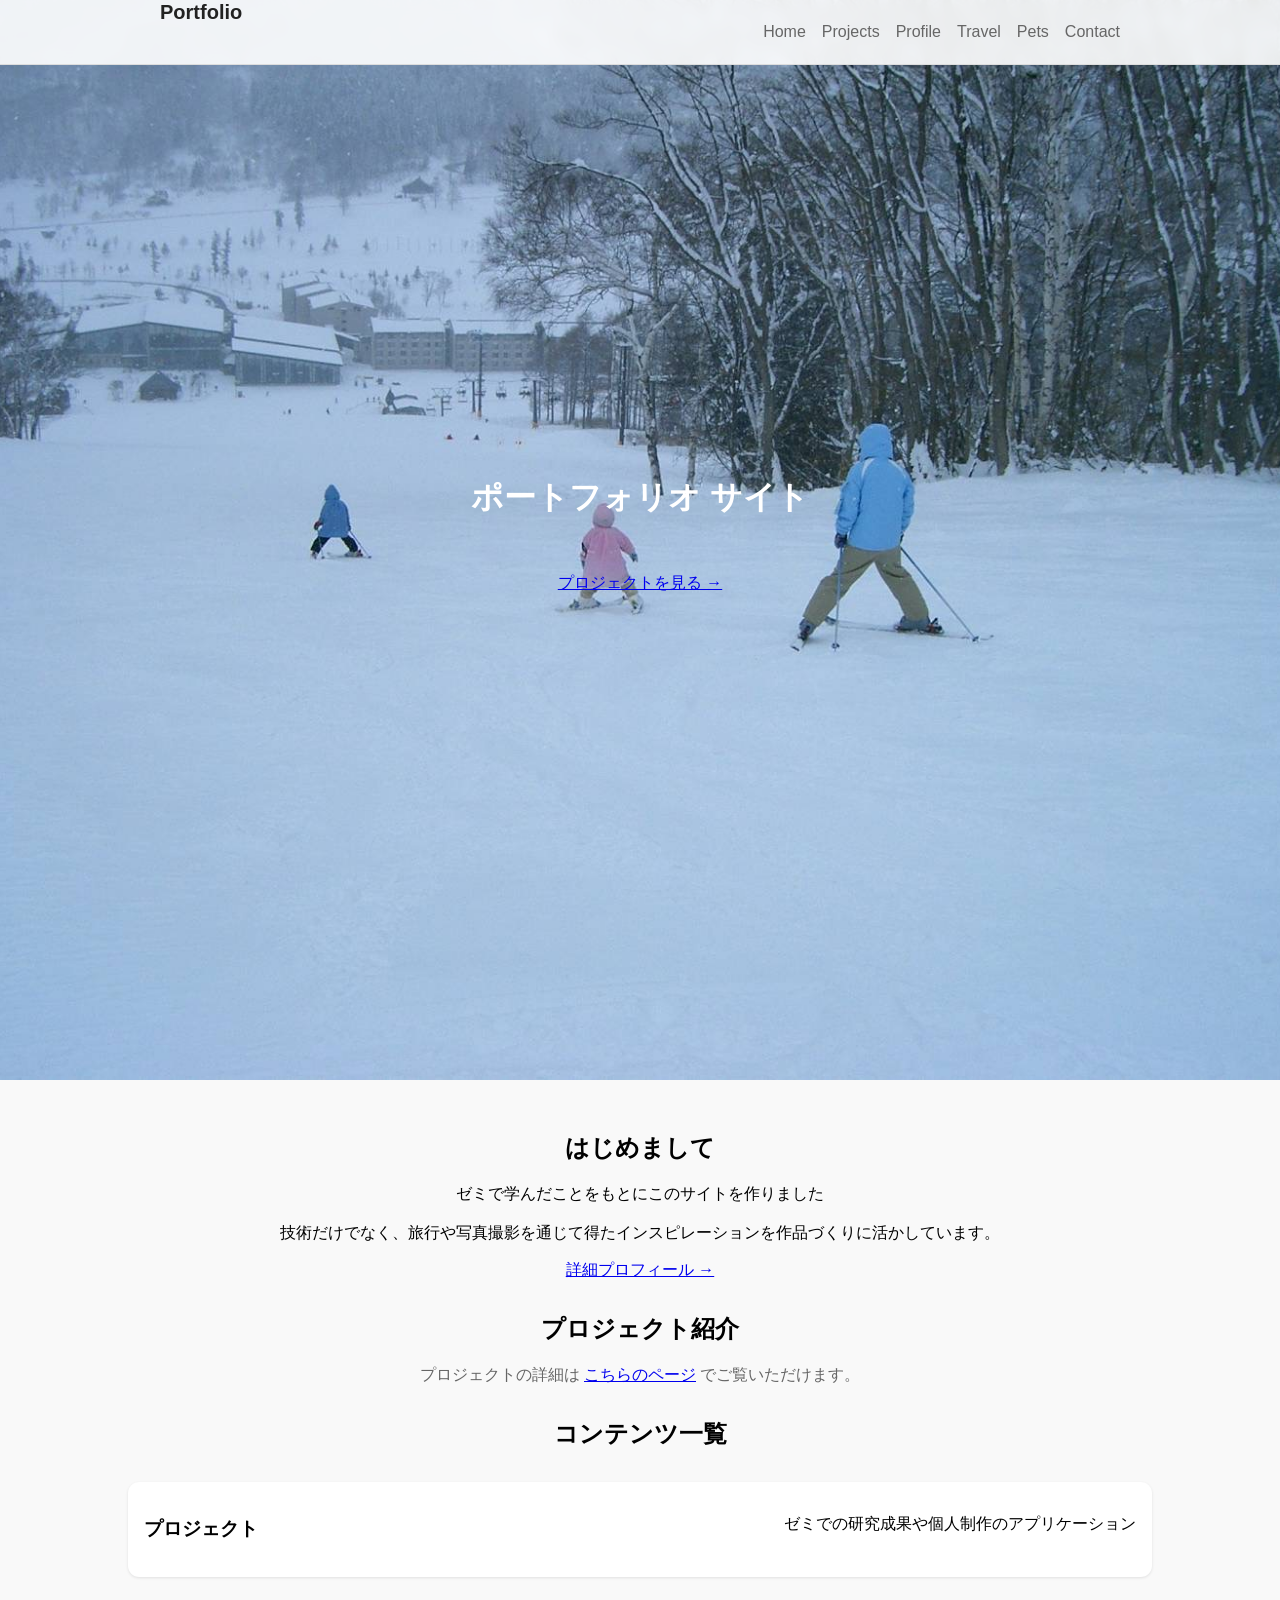
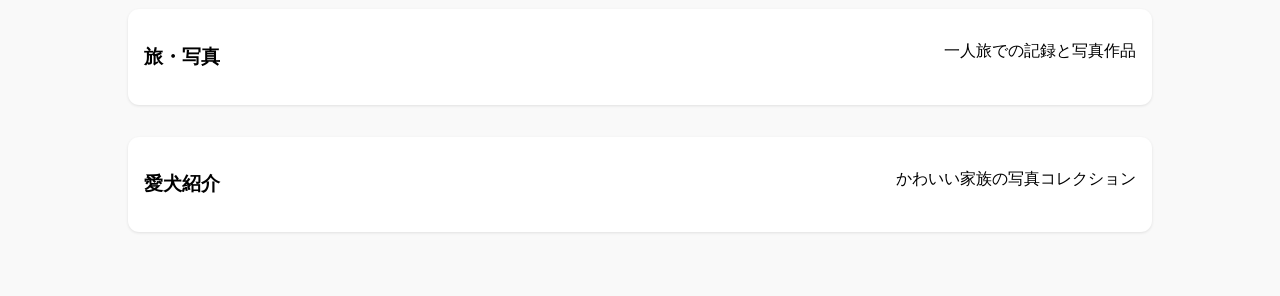
<file: index.html>
<!DOCTYPE html>
<html lang="ja">
<head>
  <meta charset="UTF-8" />
  <meta name="viewport" content="width=device-width, initial-scale=1.0" />
  <title>Home</title>
  <link rel="stylesheet" href="style.css" />
</head>
<body>
  <nav class="navbar">
    <div class="container">
      <a href="index.html" class="logo">Portfolio</a>
      <ul class="nav-links">
        <li><a href="index.html" class="active">Home</a></li>
        <li><a href="project.html">Projects</a></li>
        <li><a href="#">Profile</a></li>
        <li><a href="travel.html">Travel</a></li>
        <li><a href="pets.html">Pets</a></li>
        <li><a href="#">Contact</a></li>
      </ul>
    </div>
  </nav>

  <header class="hero">
    <div class="hero-overlay">
      <h1><span class="highlight">ポートフォリオ サイト</span></h1>
      <a href="project.html" class="button">プロジェクトを見る →</a>
    </div>
  </header>

  <main class="content" style="max-width: 1024px; margin: auto; padding: 2rem 1rem;">
    <section class="intro-section">
      <div class="intro-text">
        <h2>はじめまして</h2>
        <p>
          ゼミで学んだことをもとにこのサイトを作りました<br><br>
          技術だけでなく、旅行や写真撮影を通じて得たインスピレーションを作品づくりに活かしています。
        </p>
        <a href="#" class="button">詳細プロフィール →</a>
      </div>
    </section>

    <section class="projects-preview" style="margin: 2rem 0; text-align:center;">
      <h2>プロジェクト紹介</h2>
      <p class="section-lead">プロジェクトの詳細は <a href="project.html">こちらのページ</a> でご覧いただけます。</p>
    </section>

    <section>
      <h2 style="text-align: center; margin-bottom: 1rem;">コンテンツ一覧</h2>
      <div class="cards-3col">
        <div class="card">
          <h3>プロジェクト</h3>
          <p>ゼミでの研究成果や個人制作のアプリケーション</p>
        </div>
        <div class="card">
          <h3>旅・写真</h3>
          <p>一人旅での記録と写真作品</p>
        </div>
        <div class="card">
          <h3>愛犬紹介</h3>
          <p>かわいい家族の写真コレクション</p>
        </div>
      </div>
    </section>
  </main>
</body>
</html>
</file>
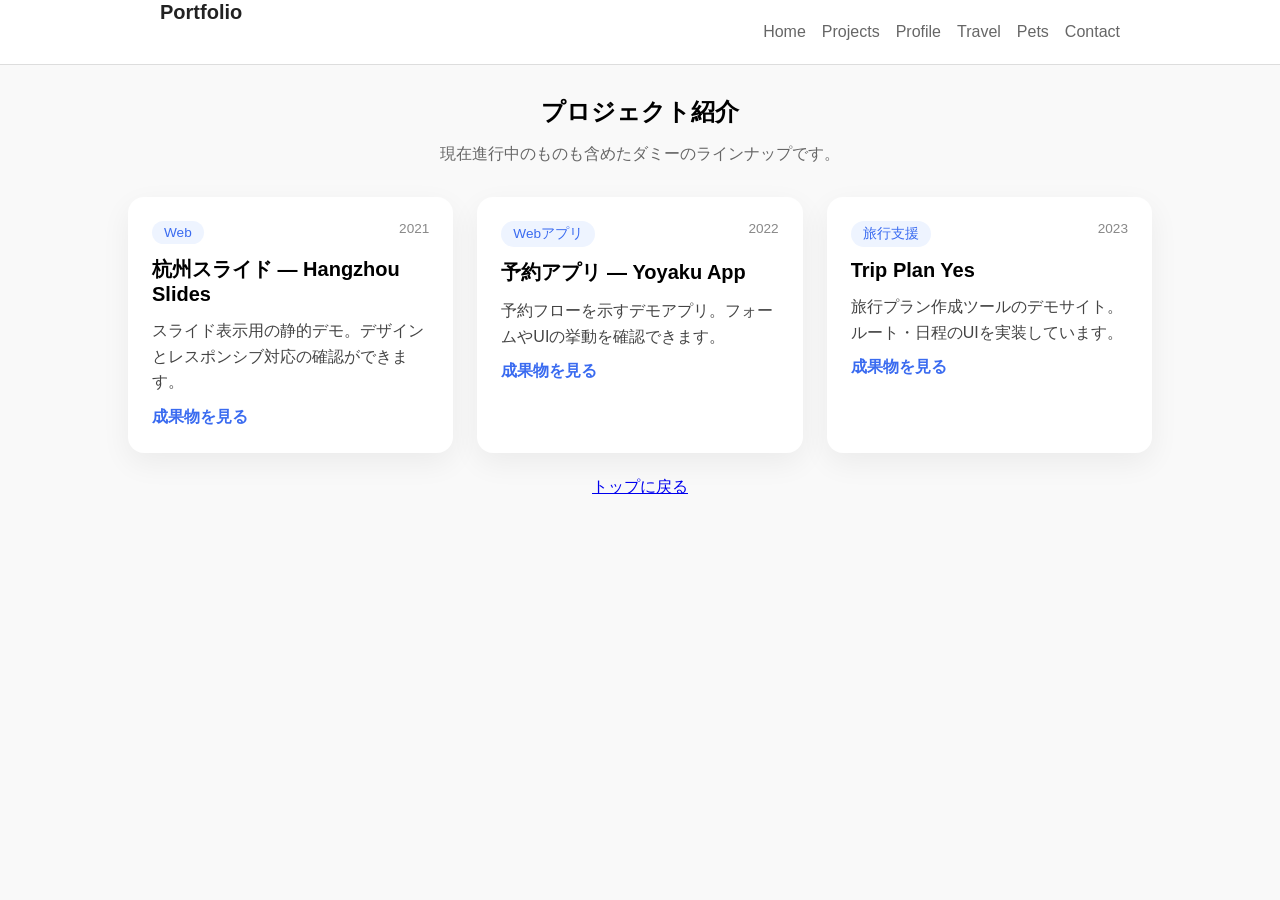
<file: project.html>
<!DOCTYPE html>
<html lang="ja">
<head>
  <meta charset="UTF-8" />
  <meta name="viewport" content="width=device-width, initial-scale=1.0" />
  <title>Projects</title>
  <link rel="stylesheet" href="style.css" />
</head>
<body>
  <nav class="navbar">
    <div class="container">
      <a href="index.html" class="logo">Portfolio</a>
      <ul class="nav-links">
        <li><a href="index.html">Home</a></li>
        <li><a href="project.html" class="active">Projects</a></li>
        <li><a href="#">Profile</a></li>
        <li><a href="travel.html">Travel</a></li>
        <li><a href="pets.html">Pets</a></li>
        <li><a href="#">Contact</a></li>
      </ul>
    </div>
  </nav>

  <main class="content" style="max-width: 1024px; margin: auto; padding: 2rem 1rem;">
    <section id="projects" class="projects-section">
      <h2>プロジェクト紹介</h2>
      <p class="section-lead">現在進行中のものも含めたダミーのラインナップです。</p>
      <div class="projects-grid">
        <article class="project-card">
          <div class="project-meta">
            <span class="project-tag">Web</span>
            <span class="project-year">2021</span>
          </div>
          <h3 class="project-title">杭州スライド — Hangzhou Slides</h3>
          <p class="project-description">
            スライド表示用の静的デモ。デザインとレスポンシブ対応の確認ができます。
          </p>
          <a href="https://okc33.github.io/hangzhou_slides/" class="project-link" target="_blank" rel="noopener">成果物を見る</a>
        </article>

        <article class="project-card">
          <div class="project-meta">
            <span class="project-tag">Webアプリ</span>
            <span class="project-year">2022</span>
          </div>
          <h3 class="project-title">予約アプリ — Yoyaku App</h3>
          <p class="project-description">
            予約フローを示すデモアプリ。フォームやUIの挙動を確認できます。
          </p>
          <a href="https://okc33.github.io/yoyaku_apuri/" class="project-link" target="_blank" rel="noopener">成果物を見る</a>
        </article>

        <article class="project-card">
          <div class="project-meta">
            <span class="project-tag">旅行支援</span>
            <span class="project-year">2023</span>
          </div>
          <h3 class="project-title">Trip Plan Yes</h3>
          <p class="project-description">
            旅行プラン作成ツールのデモサイト。ルート・日程のUIを実装しています。
          </p>
          <a href="https://trip-plan-yes.netlify.app/" class="project-link" target="_blank" rel="noopener">成果物を見る</a>
        </article>
      </div>
      <p style="text-align:center; margin-top:1.5rem;">
        <a href="index.html" class="button">トップに戻る</a>
      </p>
    </section>
  </main>
</body>
</html>
</file>
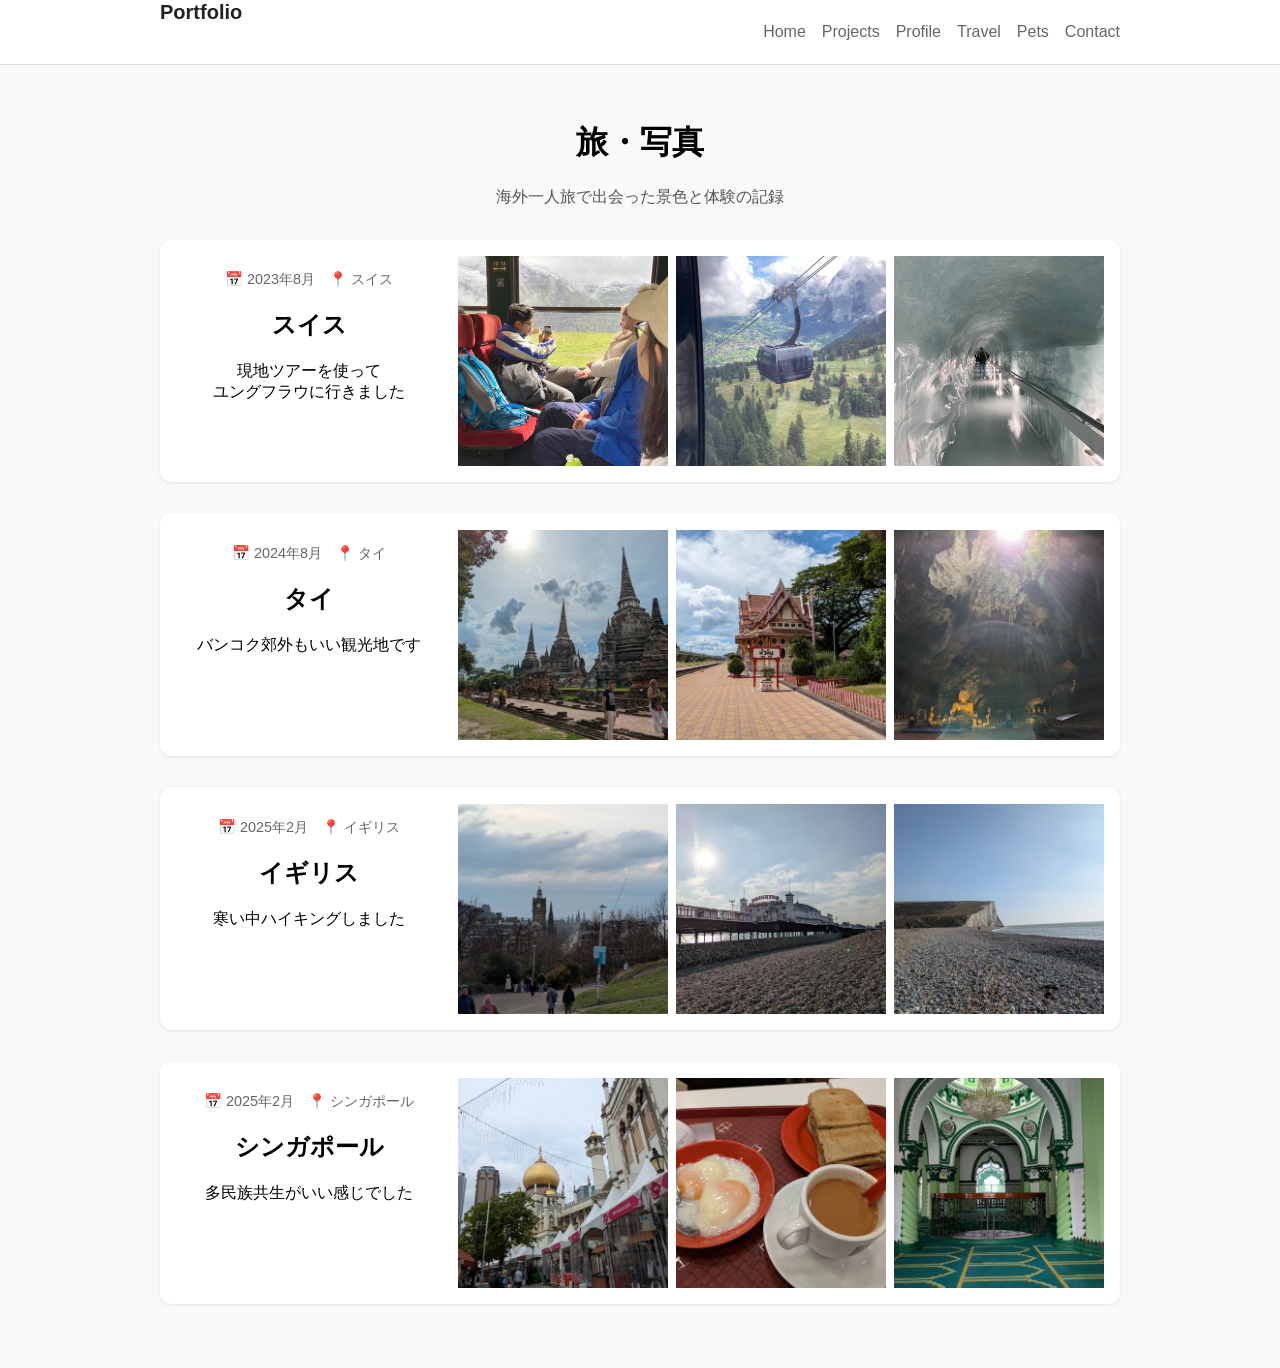
<file: travel.html>
<!DOCTYPE html>
<html lang="ja">
<head>
  <meta charset="UTF-8" />
  <meta name="viewport" content="width=device-width, initial-scale=1.0" />
  <title>旅・写真</title>
  <link rel="stylesheet" href="style.css" />
</head>
<body>
  <nav class="navbar">
    <div class="container">
      <a href="index.html" class="logo">Portfolio</a>
      <ul class="nav-links">
        <li><a href="index.html">Home</a></li>
        <li><a href="#">Projects</a></li>
        <li><a href="#">Profile</a></li>
        <li><a href="travel.html" class="active">Travel</a></li>
        <li><a href="pets.html">Pets</a></li>
        <li><a href="#">Contact</a></li>
      </ul>
    </div>
  </nav>

  <main class="content" style="padding: 100px 1rem 2rem; max-width: 960px; margin: auto;">
    <h1 style="font-size: 2rem; font-weight: bold; text-align: center;">旅・写真</h1>
    <p style="text-align: center; color: #555;">海外一人旅で出会った景色と体験の記録</p>

    <div class="card">
      <div class="card-text">
        <p style="font-size: 0.9rem; color: #666;">📅 2023年8月　📍 スイス</p>
        <h2>スイス</h2>
        <p>現地ツアーを使って
          <br>ユングフラウに行きました</p>
      </div>
      <div class="card-images">
        <img src="pictures/sw1.jpg" />
        <img src="pictures/sw2.jpg" />
        <img src="pictures/sw3.jpg" />
      </div>
    </div>

    <div class="card">
      <div class="card-text">
        <p style="font-size: 0.9rem; color: #666;">📅 2024年8月　📍 タイ</p>
        <h2>タイ</h2>
        <p>バンコク郊外もいい観光地です</p>
      </div>
      <div class="card-images">
        <img src="pictures/ta1.jpg" />
        <img src="pictures/ta2.jpg" />
        <img src="pictures/ta3.jpg" />
      </div>
    </div>

    <div class="card">
      <div class="card-text">
        <p style="font-size: 0.9rem; color: #666;">📅 2025年2月　📍 イギリス</p>
        <h2>イギリス</h2>
        <p>寒い中ハイキングしました</p>
      </div>
      <div class="card-images">
        <img src="pictures/uk1.jpg" />
        <img src="pictures/uk2.jpg" />
        <img src="pictures/uk3.jpg" />
      </div>
    </div>

    <div class="card">
      <div class="card-text">
        <p style="font-size: 0.9rem; color: #666;">📅 2025年2月　📍 シンガポール</p>
        <h2>シンガポール</h2>
        <p>多民族共生がいい感じでした</p>
      </div>
      <div class="card-images">
        <img src="pictures/si1.jpg" />
        <img src="pictures/si2.jpg" />
        <img src="pictures/si3.jpg" />
      </div>
    </div>

  </main>
</body>
</html>
</file>
<file: style.css>
body {
  margin: 0;
  font-family: 'Segoe UI', sans-serif;
  background-color: #f9f9f9;
}

.navbar {
  position: fixed;
  top: 0;
  width: 100%;
  background: rgba(255, 255, 255, 0.9);
  border-bottom: 1px solid #ddd;
  backdrop-filter: blur(6px);
  z-index: 1000;
}

.container {
  max-width: 960px;
  margin: 0 auto;
  padding: 0 1rem;
  display: flex;
  align-items: center;
  justify-content: space-between;
  height: 64px;
}

.logo {
  font-size: 1.25rem;
  font-weight: bold;
  color: #222;
  text-decoration: none;
  white-space: nowrap;
  display: inline-block;
  transform: translateY(-1em);
}

.nav-links {
  list-style: none;
  display: flex;
  gap: 1rem;
  margin: 0;
  padding: 0;
}

.nav-links a {
  text-decoration: none;
  color: #666;
  font-weight: 500;
  transition: color 0.3s;
}

.nav-links a:hover {
  color: #111;
}

.content {
  padding-top: 80px;
  text-align: center;
}
.hero {
  background-image: url('pictures/skii.JPG');
  background-size: cover;
  background-position: center;
  height: 120vh;
  position: relative;
  display: flex;
  align-items: center;
  justify-content: center;
  color: white;
  text-align: center;
}
.card-images img {
  width: 180px;
  height: 120px;
  object-fit: cover;
  border-radius: 0rem;
}
/* Base style.css recreated */

.card {
  display: flex;
  flex-direction: row;
  justify-content: space-between;
  align-items: flex-start;
  background-color: white;
  border-radius: 0.7rem;
  box-shadow: 0 1px 3px rgba(0,0,0,0.1);
  padding: 1rem;
  margin: 2rem 0;
  gap: 1rem;
}

.card-text {
  flex: 1;
}

.card-images {
  display: flex;
  flex-direction: row;
  gap: 0.5rem;
  flex-shrink: 0;
}

.card-images img {
  width: 210px;
  height: 210px;
  object-fit: cover;
}

.projects-section {
  margin: 4rem auto;
  text-align: left;
}

.projects-section h2 {
  text-align: center;
  margin-bottom: 0.5rem;
}

.section-lead {
  text-align: center;
  color: #666;
  margin-bottom: 2rem;
}

.projects-grid {
  display: grid;
  gap: 1.5rem;
  grid-template-columns: repeat(auto-fit, minmax(280px, 1fr));
}

.project-card {
  background: #fff;
  border-radius: 1rem;
  padding: 1.5rem;
  box-shadow: 0 10px 30px rgba(0, 0, 0, 0.06);
  display: flex;
  flex-direction: column;
  gap: 0.75rem;
}

.project-meta {
  display: flex;
  justify-content: space-between;
  font-size: 0.85rem;
  color: #888;
}

.project-tag {
  background: #eef4ff;
  color: #3a6bf0;
  padding: 0.25rem 0.75rem;
  border-radius: 999px;
}

.project-title {
  margin: 0;
  font-size: 1.25rem;
}

.project-description {
  margin: 0;
  color: #444;
  line-height: 1.6;
}

.project-link {
  align-self: flex-start;
  color: #3a6bf0;
  text-decoration: none;
  font-weight: 600;
  border-bottom: 1px solid transparent;
  transition: border-color 0.3s;
}

.project-link:hover {
  border-color: currentColor;
}
/* ギャラリー画像のサイズを抑えてレスポンシブに表示 */
.pet-gallery {
  display: flex;
  gap: 1rem;
  flex-wrap: wrap;
  justify-content: center;
}

.pet-card {
  max-width: 220px; /* カード幅を制限 */
  text-align: center;
}

.pet-card img {
  width: 100%;
  max-width: 220px;
  height: 140px;       /* 必要なら高さを調整（縦横比を揃えて切り抜く） */
  object-fit: cover;   /* 切り抜きで見栄えを維持 */
  border-radius: 8px;
  display: block;
  margin: 0 auto;
}
/* ヒーローヘッダーのタイトルを一行分上に見せる（レイアウトは維持） */
.hero .highlight {
  display: inline-block;
  transform: translateY(-1em); /* 必要に応じて -0.8em / -1.2em に調整 */
  white-space: nowrap; /* 折返し防止 */
}
</file>
